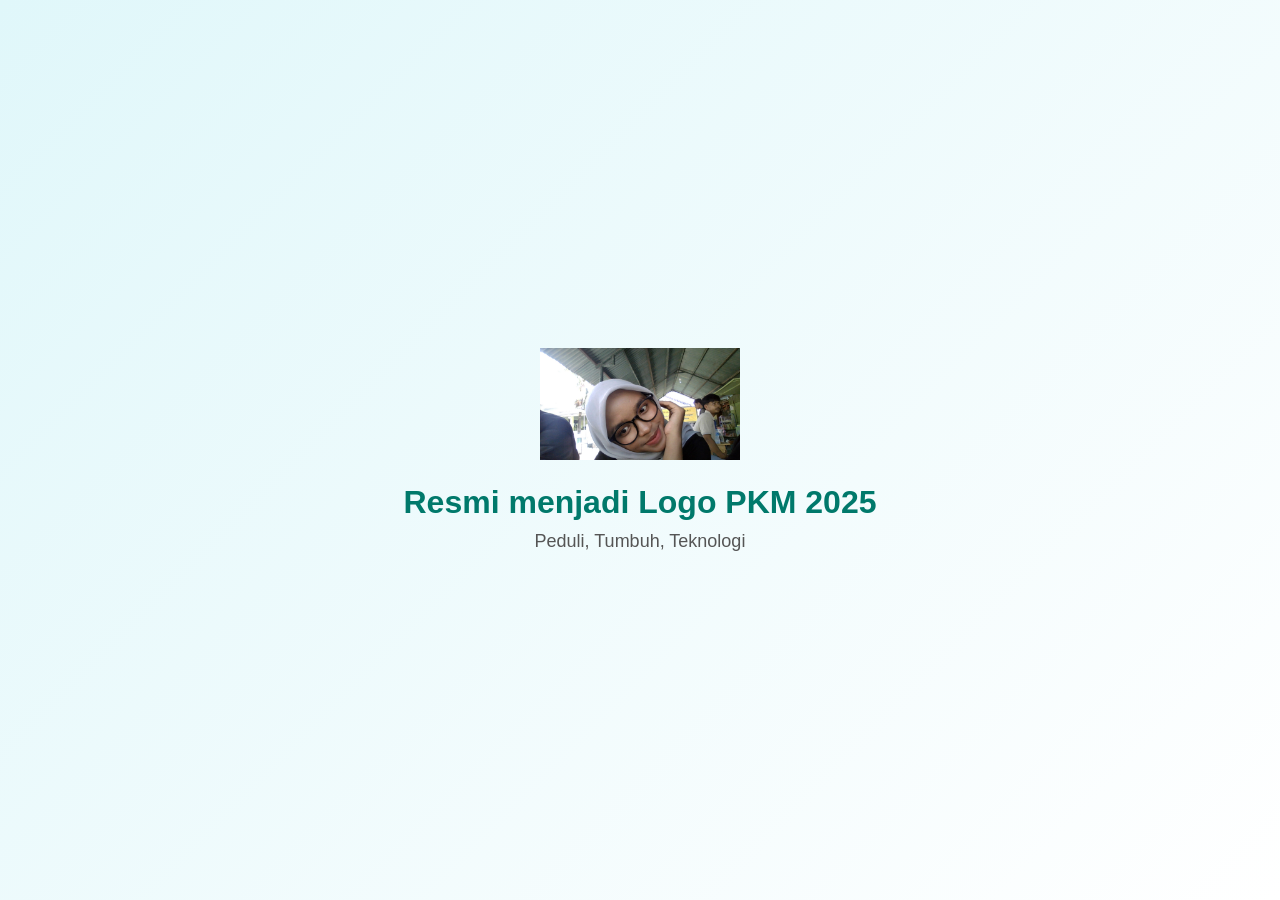
<file: launching logo 1.html>
<!DOCTYPE html>
<html lang="en">
<head>
    <meta charset="UTF-8">
    <meta name="viewport" content="width=device-width, initial-scale=1.0">
    <title>Launching Logo PKM</title>
    <style>
        /* RESET */
* {
    margin: 0;
    padding: 0;
    box-sizing: border-box;
}

body {
    height: 100vh;
    background: linear-gradient(135deg, #e0f7fa, #ffffff);
    display: flex;
    align-items: center;
    justify-content: center;
    font-family: 'Segoe UI', sans-serif;
    overflow: hidden;
}

.launch-container {
    text-align: center;
    animation: popUp 1.2s ease-out;
}

.logo {
    width: 200px;
    opacity: 0;
    transform: scale(0.7);
    animation: fadeZoom 1.5s ease-out forwards;
}

h1 {
    font-size: 32px;
    color: #00796b;
    margin-top: 20px;
    opacity: 0;
    animation: fadeIn 1s ease forwards;
    animation-delay: 1.2s;
}

p {
    font-size: 18px;
    color: #555;
    margin-top: 10px;
    opacity: 0;
    animation: fadeIn 1s ease forwards;
    animation-delay: 1.6s;
}

/* Animations */
@keyframes fadeZoom {
    to {
        opacity: 1;
        transform: scale(1);
    }
}

@keyframes fadeIn {
    to {
        opacity: 1;
    }
}

@keyframes popUp {
    from {
        transform: translateY(50px);
        opacity: 0;
    }
    to {
        transform: translateY(0);
        opacity: 1;
    }
}
    </style>
</head>
<body>
    <div class="launch-container">
        <img src="images/tina.jpg" alt="Logo PKM Informatika 2025" class="logo">
        <h1 class="fade-in">Resmi menjadi Logo PKM 2025</h1>
        <p class="fade-in delay">Peduli, Tumbuh, Teknologi</p>
    </div>
</body>
</html>
</file>
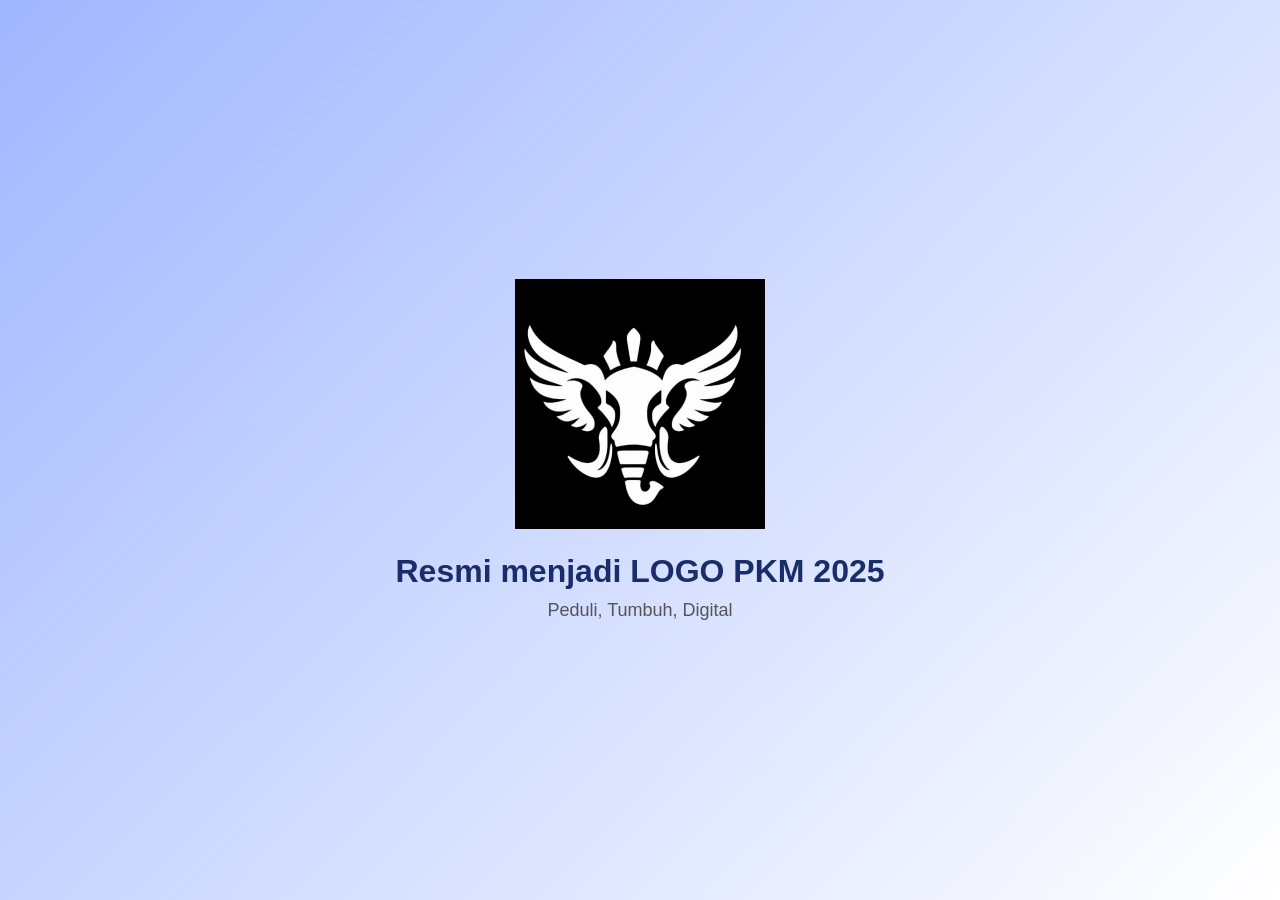
<file: launching logo 2.html>
<!DOCTYPE html>
<html lang="en">
<head>
    <meta charset="UTF-8">
    <meta name="viewport" content="width=device-width, initial-scale=1.0">
    <title>Launching Logo PKM</title>
    <style>
        /* RESET */
* {
    margin: 0;
    padding: 0;
    box-sizing: border-box;
}

body {
    height: 100vh;
    background: linear-gradient(135deg, 	#a0b6ff, #ffffff);
    display: flex;
    align-items: center;
    justify-content: center;
    font-family: 'Segoe UI', sans-serif;
    overflow: hidden;
}

.launch-container {
    text-align: center;
    animation: popUp 1.2s ease-out;
}

.logo {
    height: 250px;
    opacity: 0;
    transform: scale(0.7);
    animation: fadeZoom 1.5s ease-out forwards;
}

h1 {
    font-size: 32px;
    color: 	#1A2D6B;
    margin-top: 20px;
    opacity: 0;
    animation: fadeIn 1s ease forwards;
    animation-delay: 1.2s;
}

p {
    font-size: 18px;
    color: #555;
    margin-top: 10px;
    opacity: 0;
    animation: fadeIn 1s ease forwards;
    animation-delay: 1.6s;
}

/* Animations */
@keyframes fadeZoom {
    to {
        opacity: 1;
        transform: scale(1);
    }
}

@keyframes fadeIn {
    to {
        opacity: 1;
    }
}

@keyframes popUp {
    from {
        transform: translateY(50px);
        opacity: 0;
    }
    to {
        transform: translateY(0);
        opacity: 1;
    }
}
    </style>
</head>
<body>
    <div class="launch-container">
        <img src="images/gajah.jpeg" alt="Logo PKM Informatika 2025" class="logo">
        <h1 class="fade-in">Resmi menjadi LOGO PKM 2025</h1>
        <p class="fade-in delay">Peduli, Tumbuh, Digital</p>
    </div>
</body>
</html>
</file>
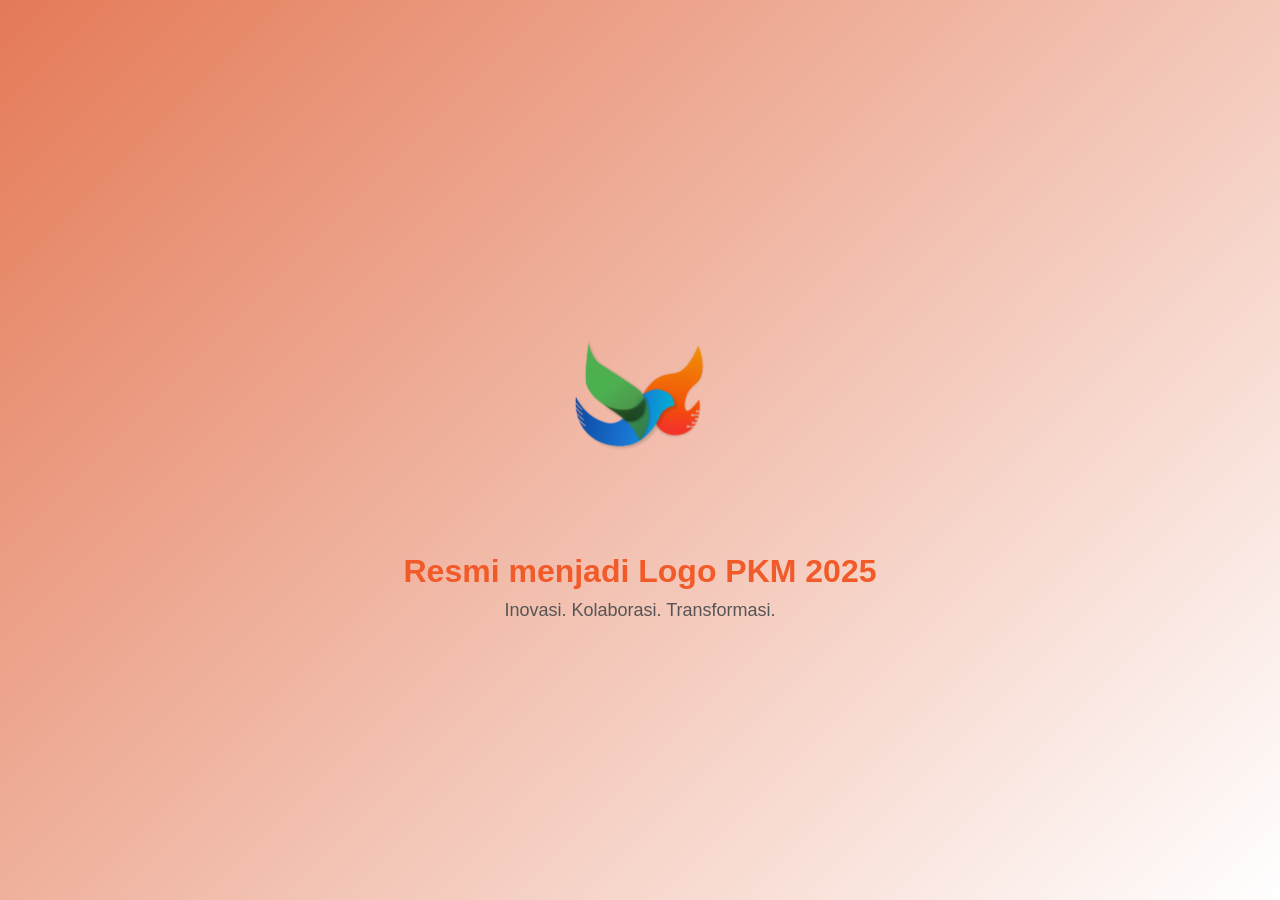
<file: launching logo 3.html>
<!DOCTYPE html>
<html lang="en">
<head>
    <meta charset="UTF-8">
    <meta name="viewport" content="width=device-width, initial-scale=1.0">
    <title>Launching Logo PKM</title>
    <style>
        /* RESET */
* {
    margin: 0;
    padding: 0;
    box-sizing: border-box;
}

body {
    height: 100vh;
    background: linear-gradient(135deg,	#e47a57, #ffffff);
    display: flex;
    align-items: center;
    justify-content: center;
    font-family: 'Segoe UI', sans-serif;
    overflow: hidden;
}

.launch-container {
    text-align: center;
    animation: popUp 1.2s ease-out;
}

.logo {
    height: 250px;
    opacity: 0;
    transform: scale(0.7);
    animation: fadeZoom 1.5s ease-out forwards;
}

h1 {
    font-size: 32px;
    color: 	#F15A29;
    margin-top: 20px;
    opacity: 0;
    animation: fadeIn 1s ease forwards;
    animation-delay: 1.2s;
}

p {
    font-size: 18px;
    color: #555;
    margin-top: 10px;
    opacity: 0;
    animation: fadeIn 1s ease forwards;
    animation-delay: 1.6s;
}

/* Animations */
@keyframes fadeZoom {
    to {
        opacity: 1;
        transform: scale(1);
    }
}

@keyframes fadeIn {
    to {
        opacity: 1;
    }
}

@keyframes popUp {
    from {
        transform: translateY(50px);
        opacity: 0;
    }
    to {
        transform: translateY(0);
        opacity: 1;
    }
}
    </style>
</head>
<body>
    <div class="launch-container">
        <img src="images/Logo 2n.png" alt="Logo PKM Informatika 2025" class="logo">
        <h1 class="fade-in">Resmi menjadi Logo PKM 2025</h1>
        <p class="fade-in delay">Inovasi. Kolaborasi. Transformasi.</p>
    </div>
</body>
</html>
</file>
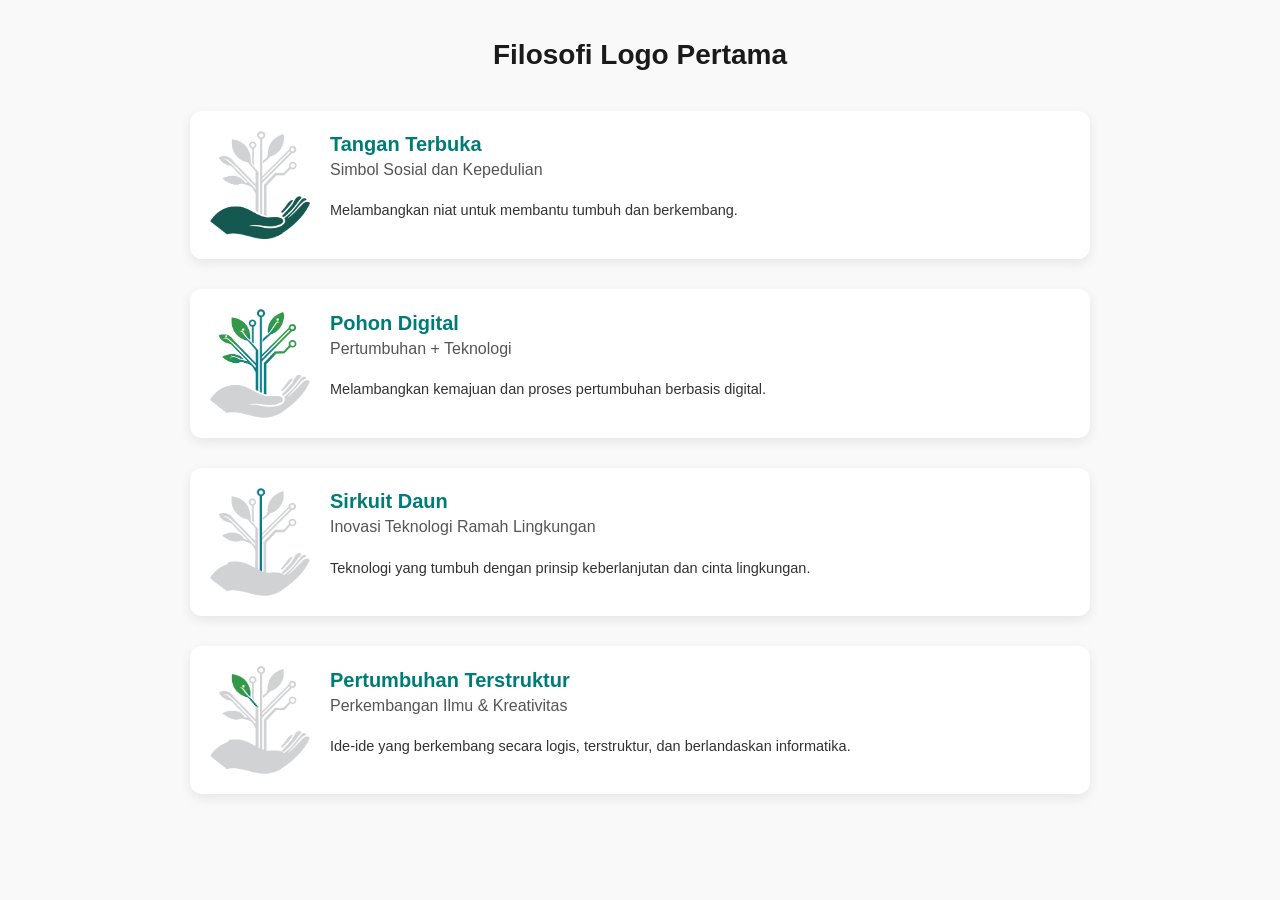
<file: logo 1.html>
<!DOCTYPE html>
<html lang="en">
<head>
    <meta charset="UTF-8">
    <meta name="viewport" content="width=device-width, initial-scale=1.0">
    <title>Filosofi Logo</title>
    <link rel="stylesheet" href="filosofi.css">
</head>
<body>
    <h1>Filosofi Logo Pertama</h1>

    <div class="container">
        <div class="filosofi">
            <img src="images/filosofi 1.png" alt="Tangan Terbuka">
            <div class="deskripsi">
                <h2>Tangan Terbuka</h2>
                <h4>Simbol Sosial dan Kepedulian</h4>
                <p>Melambangkan niat untuk membantu tumbuh dan berkembang.</p>
            </div>
        </div>

        <div class="filosofi">
            <img src="images/filosofi 2.png" alt="Pohon Digital">
            <div class="deskripsi">
                <h2>Pohon Digital</h2>
                <h4>Pertumbuhan + Teknologi</h4>
                <p>Melambangkan kemajuan dan proses pertumbuhan berbasis digital.</p>
            </div>
        </div>

        <div class="filosofi">
            <img src="images/filosofi 3.png" alt="Sirkuit Daun">
            <div class="deskripsi">
                <h2>Sirkuit Daun</h2>
                <h4>Inovasi Teknologi Ramah Lingkungan</h4>
                <p>Teknologi yang tumbuh dengan prinsip keberlanjutan dan cinta lingkungan.</p>
            </div>
        </div>

        <div class="filosofi">
            <img src="images/filosofi 4.png" alt="Pertumbuhan Terstruktur">
            <div class="deskripsi">
                <h2>Pertumbuhan Terstruktur</h2>
                <h4>Perkembangan Ilmu & Kreativitas</h4>
                <p>Ide-ide yang berkembang secara logis, terstruktur, dan berlandaskan informatika.</p>
            </div>
        </div>
    </div>
</body>
</html>
</file>
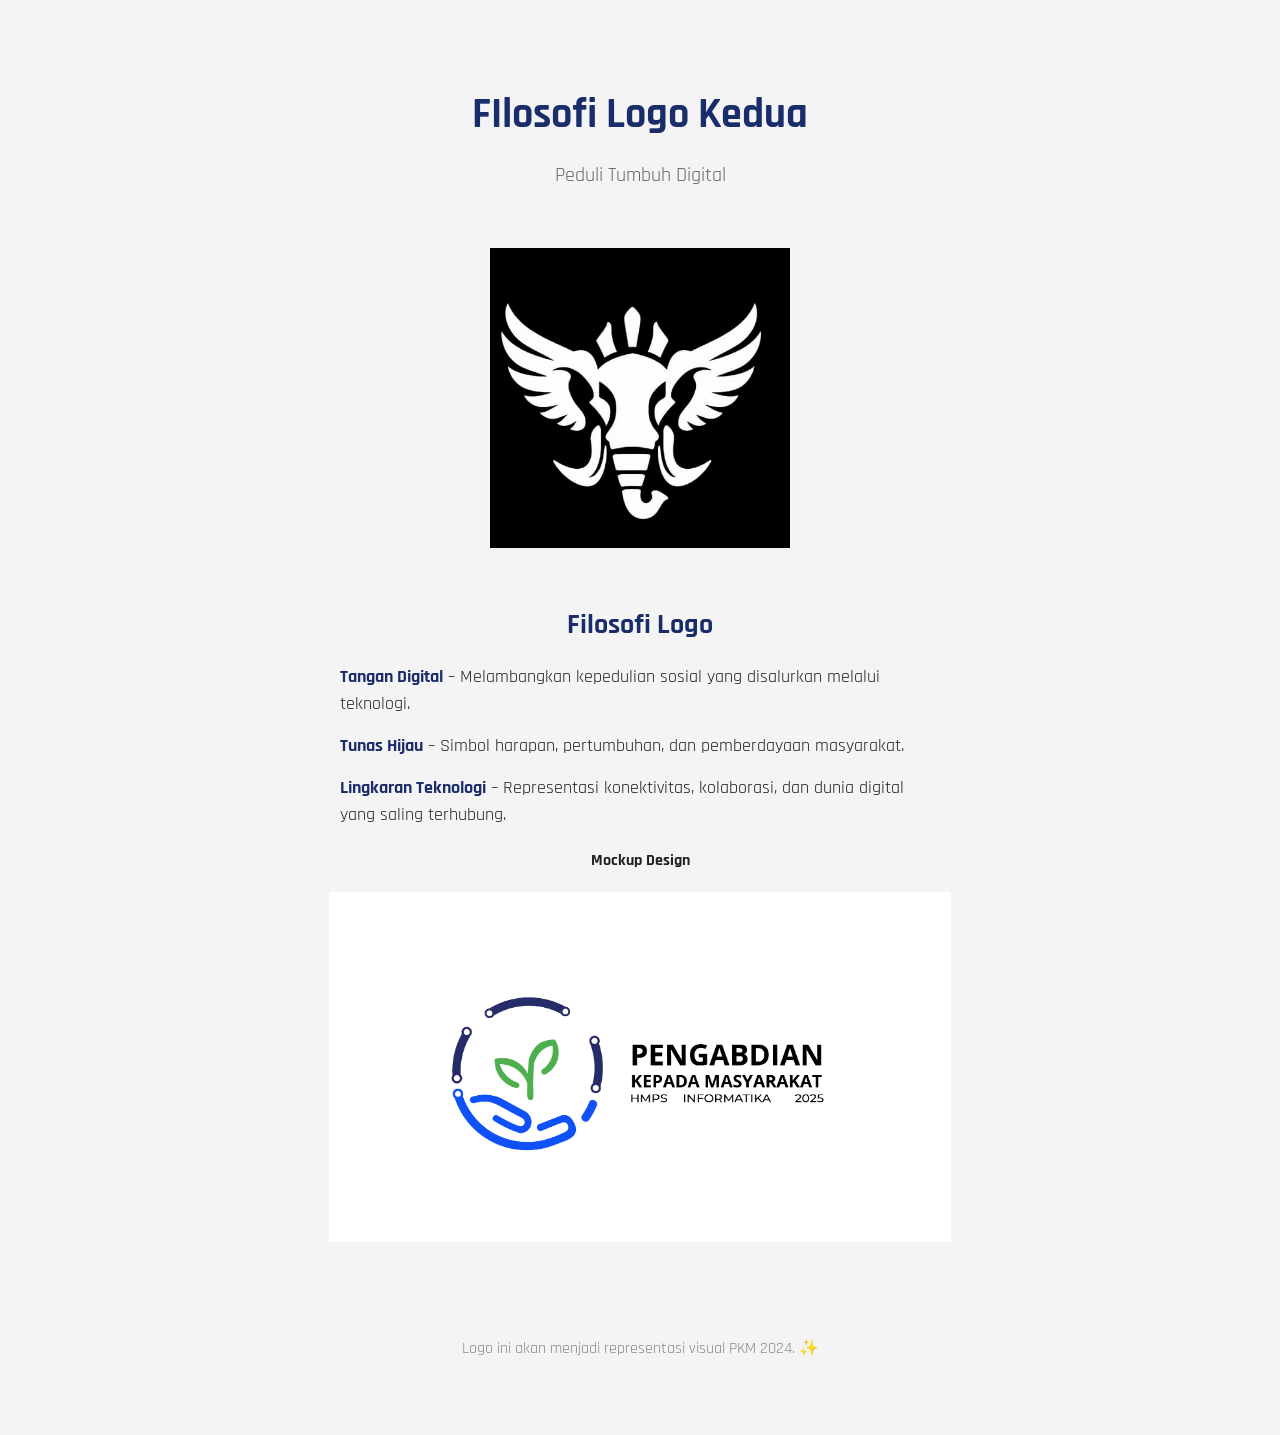
<file: logo 2.html>
<!DOCTYPE html>
<html lang="id">
<head>
  <meta charset="UTF-8">
  <meta name="viewport" content="width=device-width, initial-scale=1">
  <title>Presentasi Logo PKM</title>
  <link href="https://fonts.googleapis.com/css2?family=Rajdhani:wght@400;600;700&display=swap" rel="stylesheet">
  <link rel="stylesheet" href="filosofi2.css">
</head>
<body>
  <div class="container">
    <div class="intro fade-in">
      <h1>FIlosofi Logo Kedua</h1>
      <p class="tagline">Peduli Tumbuh Digital</p>
    </div>

    <div class="logo-section fade-up">
      <img src="images/gajah.jpeg" alt="Logo PKM 2024" height="300">
      <h2>Filosofi Logo</h2>
      <ul>
        <ul>
            <li><strong>Tangan Digital</strong> – Melambangkan kepedulian sosial yang disalurkan melalui teknologi.</li>
            <li><strong>Tunas Hijau</strong> – Simbol harapan, pertumbuhan, dan pemberdayaan masyarakat.</li>
            <li><strong>Lingkaran Teknologi</strong> – Representasi konektivitas, kolaborasi, dan dunia digital yang saling terhubung.</li>
          </ul>
      </ul>
      <h4>Mockup Design</h4>
    <img src="images/Tes tulisan2-100.jpg" alt="" height="350">
    </div>
    <footer>
      <p>Logo ini akan menjadi representasi visual PKM 2024. ✨</p>
    </footer>
  </div>
</body>
</html>
</file>
<file: filosofi.css>
body {
    font-family: 'Segoe UI', Tahoma, Geneva, Verdana, sans-serif;
    background-color: #f9f9f9;
    color: #333;
    margin: 0;
    padding: 20px;
}

h1 {
    text-align: center;
    margin-bottom: 40px;
    font-size: 28px;
    color: #1a1a1a;
}

.container {
    display: flex;
    flex-direction: column;
    gap: 30px;
    max-width: 900px;
    margin: 0 auto;
}

.filosofi {
    display: flex;
    align-items: center;
    gap: 20px;
    background-color: #fff;
    border-radius: 12px;
    padding: 20px;
    box-shadow: 0 4px 12px rgba(0,0,0,0.08);
}

.filosofi img {
    width: 100px;
    height: auto;
}

.deskripsi h2 {
    margin: 0;
    font-size: 20px;
    color: #007C77;
}

.deskripsi h4 {
    margin-top: 5px;
    font-weight: 500;
    color: #555;
}

.deskripsi p {
    margin-top: 8px;
    line-height: 1.5;
    font-size: 14.5px;
}
.launching{
    background-color: #007C77;
    color: white;
    padding: 10px 20px;
    border: none;
    border-radius: 5px;
    cursor: pointer;
    font-size: 16px;
    transition: background-color 0.3s ease;
    margin: auto;
    display: flex;
    justify-content: center;
    margin-top: 20px;
    list-style: none;
}
.launching:hover {
    background-color: #005f5f;
}
.launching a {
    color: white;
    text-decoration: none;
}
</file>
<file: filosofi2.css>
body {
    margin: 0;
    font-family: 'Rajdhani', sans-serif;
    background: #f4f4f4;
    color: #212121;
  }
  
  .container {
    max-width: 900px;
    margin: 0 auto;
    padding: 60px 20px;
    text-align: center;
  }
  
  .intro h1 {
    font-size: 42px;
    color: 	#1A2D6B;
    font-weight: 700;
    margin-bottom: 10px;
    opacity: 0;
    animation: fadeIn 1s forwards;
  }
  
  .tagline {
    font-size: 20px;
    color: #666;
    opacity: 0;
    animation: fadeIn 1s forwards;
    animation-delay: 0.5s;
  }
  
  .logo-section {
    margin-top: 60px;
    opacity: 0;
    transform: translateY(40px);
    animation: fadeUp 1.2s forwards;
    animation-delay: 1s;
  }
  
  .logo-section img {
    margin-bottom: 30px;
  }
  
  .logo-section h2 {
    font-size: 28px;
    color: 	#1A2D6B;
    margin-bottom: 20px;
  }
  
  .logo-section ul {
    list-style: none;
    padding: 0;
    text-align: left;
    max-width: 600px;
    margin: 0 auto;
  }
  
  .logo-section ul li {
    font-size: 18px;
    margin-bottom: 15px;
    line-height: 1.5;
  }
  
  .logo-section ul li strong {
    color: 	#1A2D6B;
  }
  
  footer {
    margin-top: 60px;
    font-size: 16px;
    color: #888;
  }
  
  /* Animasi */
  @keyframes fadeIn {
    to { opacity: 1; }
  }
  
  @keyframes fadeUp {
    to {
      opacity: 1;
      transform: translateY(0);
    }
  }
  
  .fade-in {
    animation: fadeIn 1s ease forwards;
  }
  
  .fade-up {
    animation: fadeUp 1.2s ease forwards;
  }

  .launching{
    background-color:	#1A2D6B;
    color: white;
    padding: 10px 20px;
    border: none;
    border-radius: 5px;
    cursor: pointer;
    font-size: 16px;
    transition: background-color 0.3s ease;
    margin: auto;
    display: flex;
    justify-content: center;
    margin-top: 20px;
    list-style: none;
}
.launching:hover {
    background-color: #005f5f;
}
.launching a {
    color: white;
    text-decoration: none;
}
</file>
